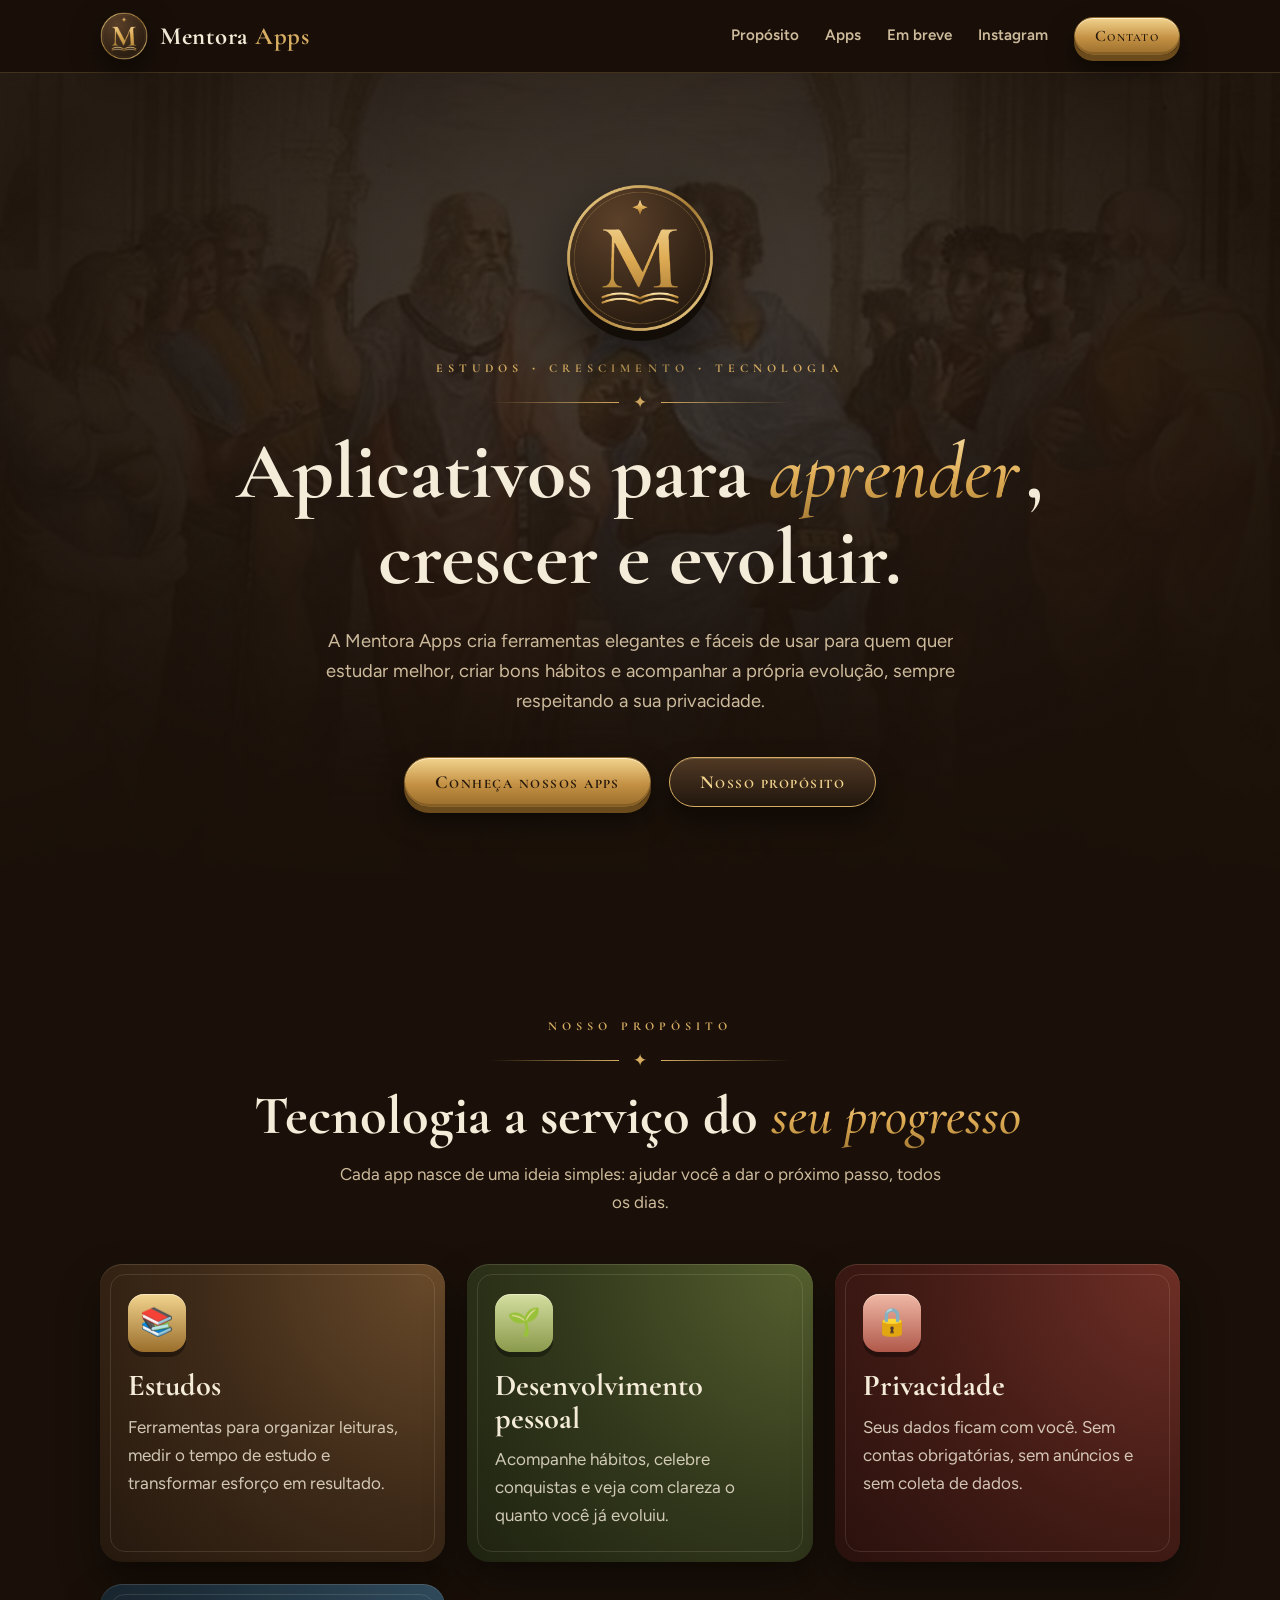
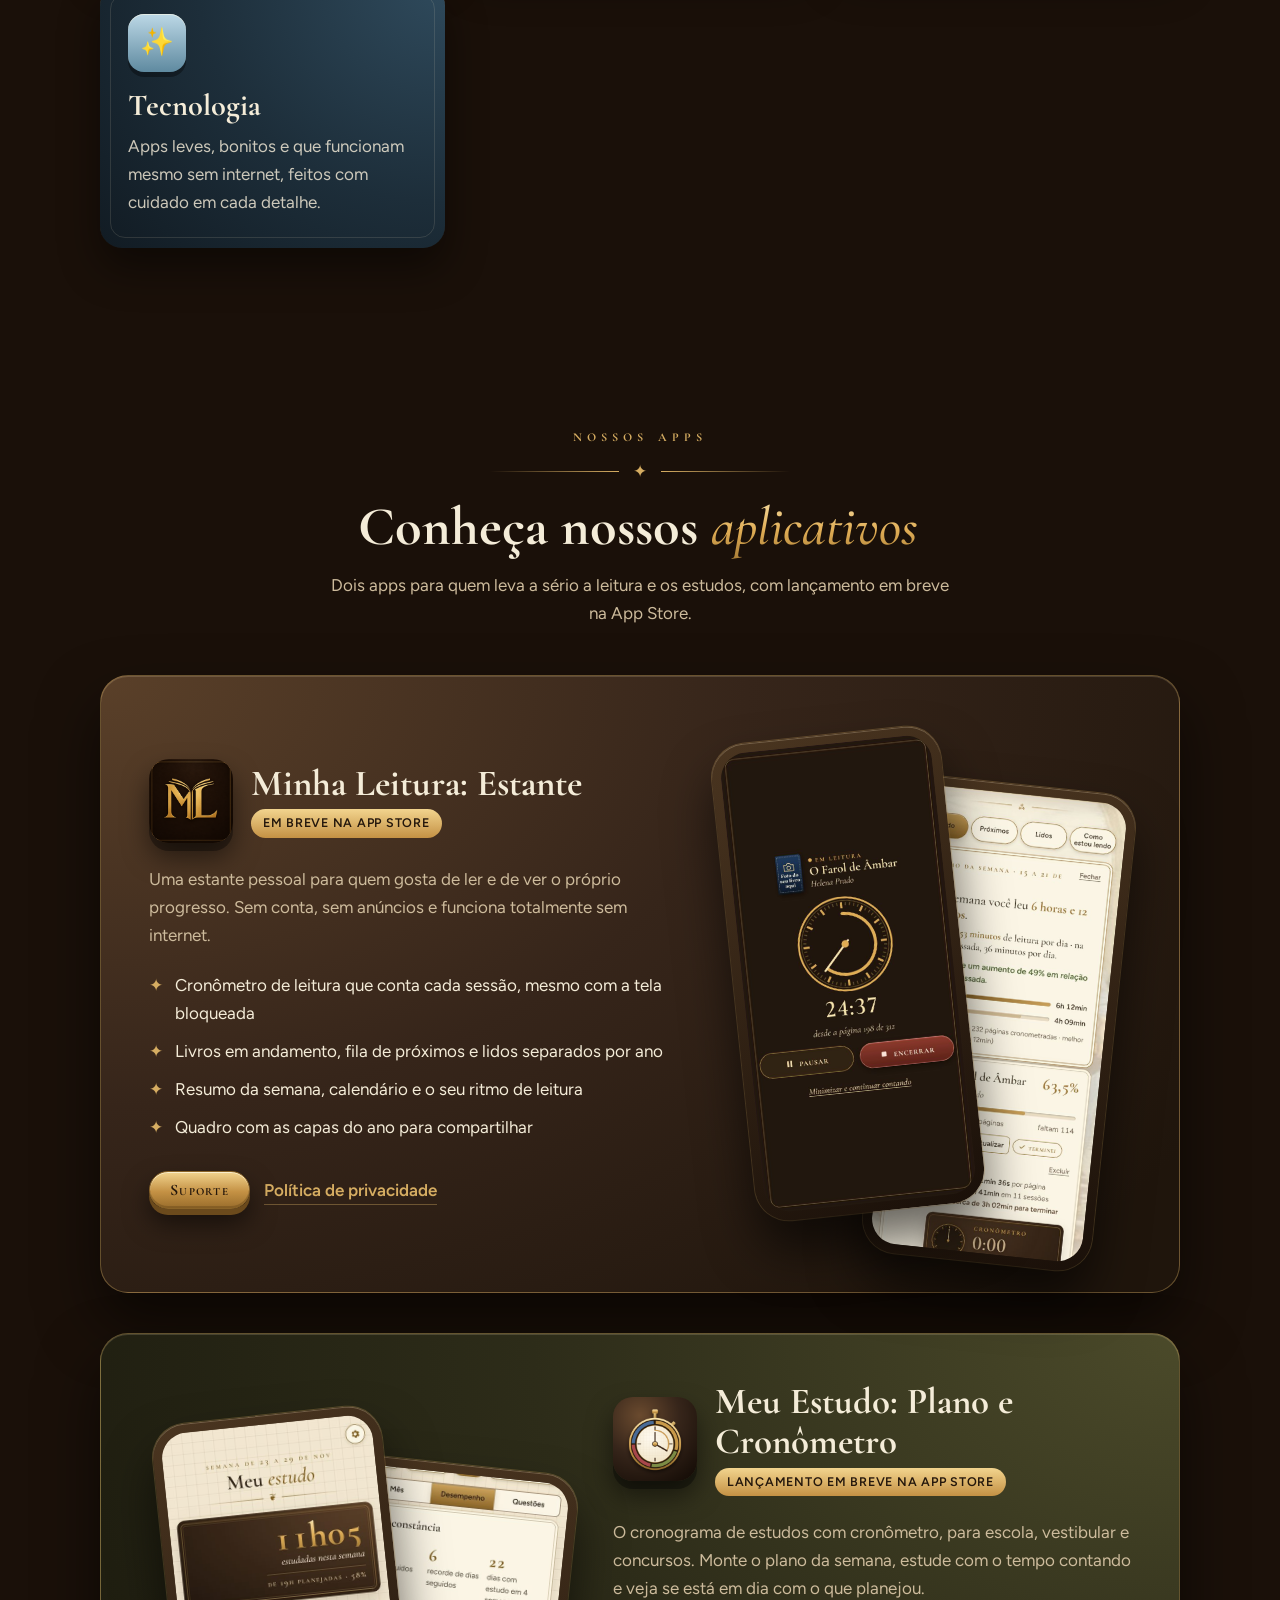
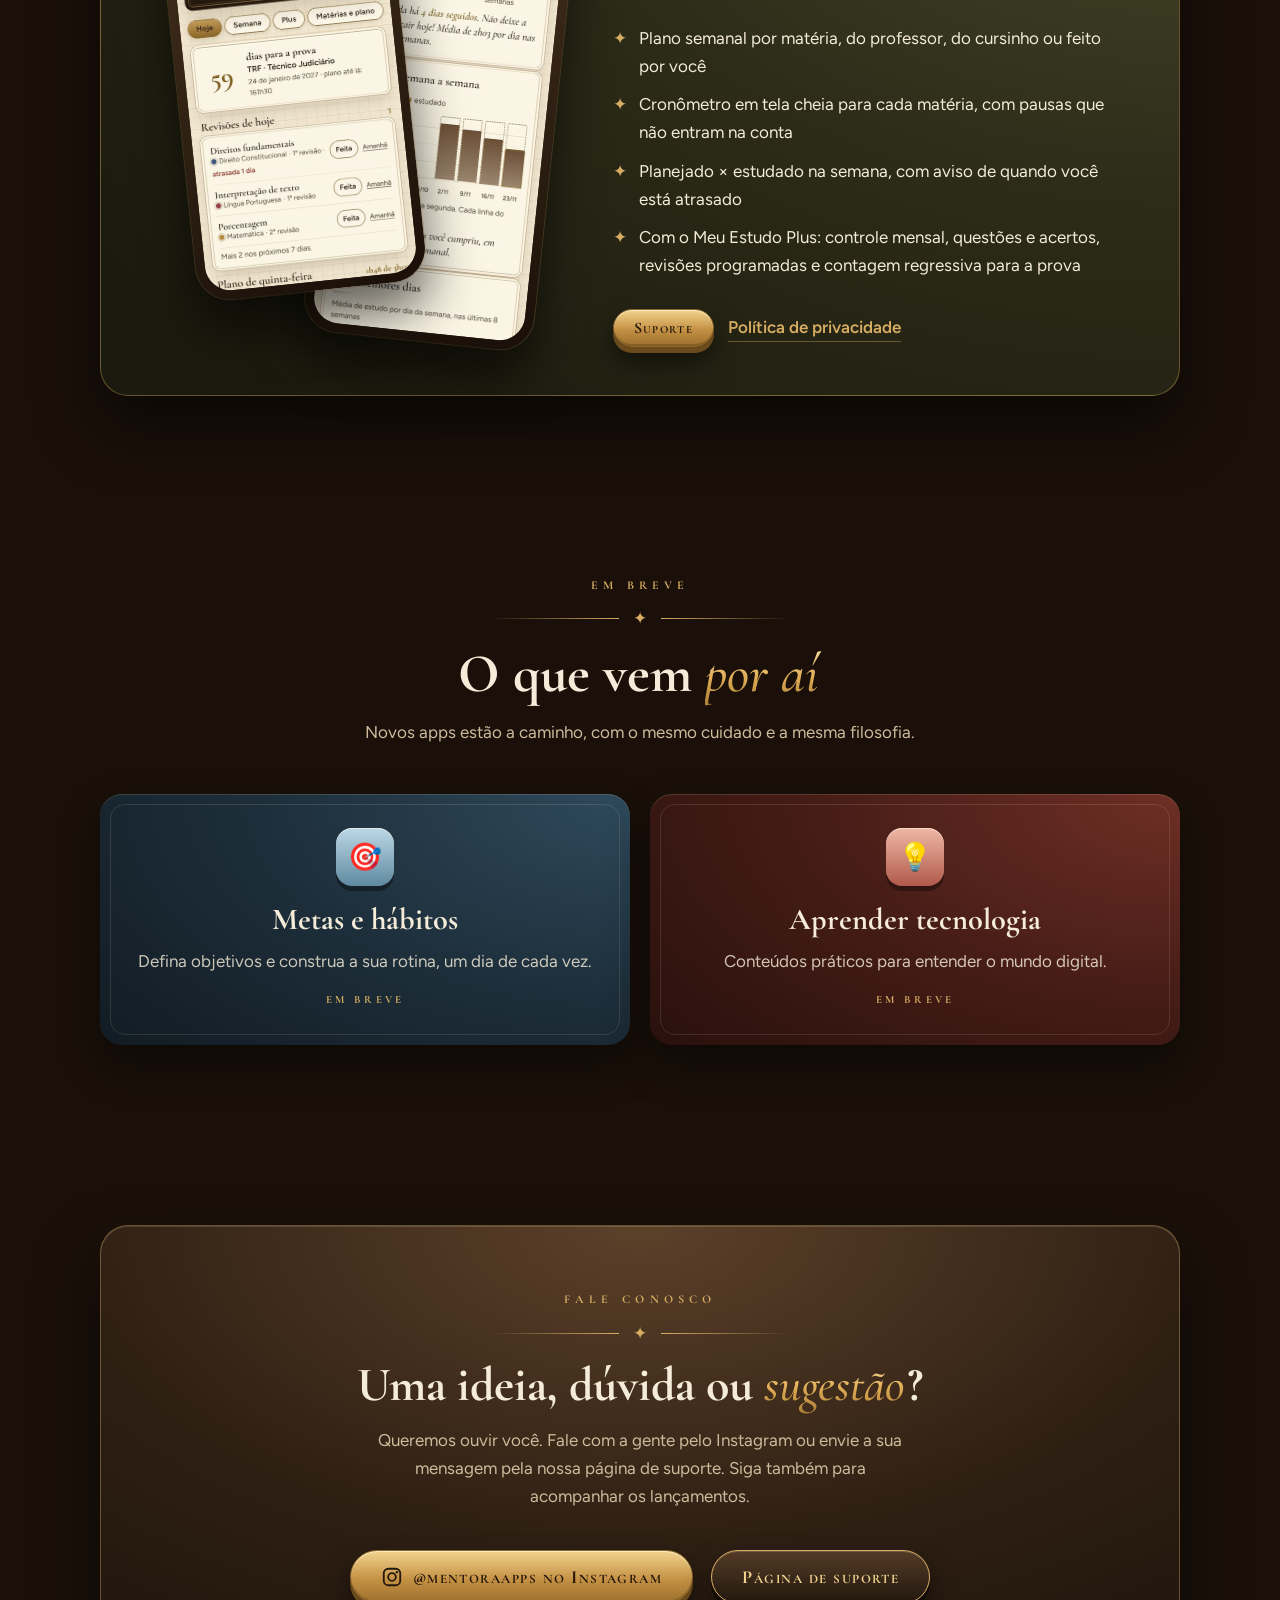
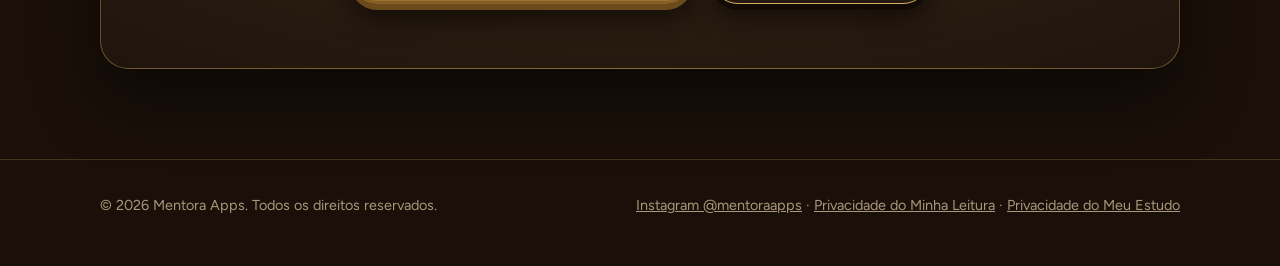
<file: index.html>
<!doctype html>
<html lang="pt-BR">
<head>
<meta charset="utf-8">
<meta name="viewport" content="width=device-width, initial-scale=1">
<title>Mentora Apps</title>
<meta name="description" content="Mentora Apps cria aplicativos para estudos, desenvolvimento pessoal e tecnologia.">
<meta name="theme-color" content="#1f130b">
<link rel="icon" href="assets/favicon.png">
<link rel="apple-touch-icon" href="assets/favicon.png">
<style>
@font-face{font-family:"Cormorant";src:url(assets/cormorant-garamond-latin-600-normal.woff2) format("woff2");font-weight:600;font-display:swap}
@font-face{font-family:"Cormorant";src:url(assets/cormorant-garamond-latin-700-normal.woff2) format("woff2");font-weight:700;font-display:swap}
@font-face{font-family:"Cormorant";src:url(assets/cormorant-garamond-latin-500-italic.woff2) format("woff2");font-weight:500;font-style:italic;font-display:swap}
@font-face{font-family:"Figtree";src:url(assets/figtree-latin-400-normal.woff2) format("woff2");font-weight:400;font-display:swap}
@font-face{font-family:"Figtree";src:url(assets/figtree-latin-600-normal.woff2) format("woff2");font-weight:600;font-display:swap}

:root{
  --bg:#1a1009;--bg2:#24170c;--text:#f4ecd8;--muted:#cdbb9c;--soft:#a8977c;
  --gold:#d6ad62;--gold-hi:#f2d48e;--gold-mid:#c49144;--gold-lo:#9a6e2c;
  --frame:rgba(214,173,98,.38);--line:rgba(214,173,98,.22);
  --serif:Cormorant,"Cormorant Garamond",Garamond,Georgia,serif;
}
*{box-sizing:border-box}
html{scroll-behavior:smooth}
body{margin:0;background:var(--bg);color:var(--text);font:400 17px/1.65 Figtree,system-ui,-apple-system,sans-serif;overflow-x:hidden}
img{max-width:100%;display:block}
a{color:var(--gold)}
.wrap{max-width:1120px;margin:0 auto;padding:0 20px}

/* ---------- Botões 3D ---------- */
.btn{position:relative;display:inline-flex;align-items:center;justify-content:center;gap:10px;padding:15px 30px;border-radius:999px;
  font:700 1.15rem/1 var(--serif);font-variant:small-caps;letter-spacing:.08em;text-decoration:none;cursor:pointer;overflow:hidden;
  transition:transform .15s ease,box-shadow .15s ease,filter .15s ease}
.btn.gold{color:#24170c;border:1px solid #8a6428;
  background:linear-gradient(180deg,var(--gold-hi) 0%,var(--gold-mid) 55%,var(--gold-lo) 100%);
  box-shadow:0 6px 0 #6b4a1c,0 14px 26px rgba(0,0,0,.55),inset 0 1px 0 rgba(255,250,230,.7),inset 0 -2px 0 rgba(90,60,20,.35)}
.btn.ghost{color:var(--gold-hi);border:1.5px solid var(--gold);
  background:linear-gradient(180deg,rgba(90,64,41,.85),rgba(34,23,14,.9));
  box-shadow:0 6px 0 #120b05,0 14px 26px rgba(0,0,0,.5),inset 0 1px 0 rgba(255,235,200,.18)}
.btn::after{content:"";position:absolute;inset:0;background:linear-gradient(100deg,transparent 30%,rgba(255,248,225,.5) 50%,transparent 70%);transform:translateX(-130%);transition:transform .8s ease}
@media (hover:hover){.btn:hover{transform:translateY(-2px);filter:brightness(1.06)}.btn:hover::after{transform:translateX(130%)}}
.btn:active{transform:translateY(5px)}
.btn.gold:active{box-shadow:0 1px 0 #6b4a1c,0 4px 10px rgba(0,0,0,.5),inset 0 1px 0 rgba(255,250,230,.6)}
.btn.ghost:active{box-shadow:0 1px 0 #120b05,0 4px 10px rgba(0,0,0,.5)}
.btn.sm{padding:10px 20px;font-size:1rem}

/* ---------- Topo ---------- */
.nav{position:sticky;top:0;z-index:20;backdrop-filter:blur(12px);-webkit-backdrop-filter:blur(12px);background:rgba(26,16,9,.72);border-bottom:1px solid var(--line)}
.nav .wrap{display:flex;align-items:center;justify-content:space-between;gap:16px;height:72px}
.logo{display:flex;align-items:center;gap:12px;text-decoration:none;color:var(--text)}
.mark{width:48px;height:48px;border-radius:50%;filter:drop-shadow(0 4px 0 #120b05) drop-shadow(0 8px 14px rgba(0,0,0,.5))}
.hero-mark{width:150px;height:150px;margin:0 auto 26px;border-radius:50%;filter:drop-shadow(0 10px 0 rgba(18,11,5,.9)) drop-shadow(0 22px 34px rgba(0,0,0,.6))}
.logo b{font:700 1.55rem/1 var(--serif);letter-spacing:.03em}
.logo b span{color:var(--gold)}
.menu{display:flex;gap:26px;align-items:center}
.menu a{color:var(--muted);text-decoration:none;font-size:.95rem;font-weight:600}
.menu a:hover{color:var(--gold-hi)}
@media (max-width:760px){.menu a:not(.btn){display:none}}

/* ---------- Herói ---------- */
.hero{position:relative;isolation:isolate;padding:110px 0 120px;text-align:center;overflow:hidden}
.hero::before{content:"";position:absolute;inset:0;z-index:-2;background:url(assets/fundo.jpg) center 30%/cover;filter:saturate(.85)}
.hero::after{content:"";position:absolute;inset:0;z-index:-1;
  background:radial-gradient(80% 70% at 50% 40%,rgba(26,16,9,.55),rgba(26,16,9,.92) 70%),linear-gradient(180deg,rgba(26,16,9,.3),var(--bg) 96%)}
.eyebrow{font:700 1.05rem/1 var(--serif);font-variant:small-caps;letter-spacing:.3em;color:var(--gold)}
.orn{display:flex;align-items:center;gap:14px;color:var(--gold);width:min(300px,70%);margin:18px auto;line-height:1}
.orn span{flex:1;height:1px;background:linear-gradient(90deg,transparent,var(--gold))}
.orn span:last-child{background:linear-gradient(90deg,var(--gold),transparent)}
h1,h2,h3{font-family:var(--serif);font-weight:700;line-height:1.08;margin:0}
.hero h1{font-size:clamp(2.6rem,7vw,5rem);max-width:900px;margin:0 auto}
h1 em,h2 em{font-style:italic;font-weight:500;background:linear-gradient(180deg,#f8e3ad 0%,#e0ad55 55%,#a87d36 100%);-webkit-background-clip:text;background-clip:text;color:transparent;padding-right:.08em}
.hero p{max-width:640px;margin:24px auto 0;font-size:1.15rem;color:var(--muted)}
.cta{display:flex;flex-wrap:wrap;gap:18px;justify-content:center;margin-top:40px}

/* ---------- Seções ---------- */
section{padding:90px 0}
.head{text-align:center;margin-bottom:48px}
.head h2{font-size:clamp(2.2rem,5vw,3.4rem)}
.head p{color:var(--muted);max-width:620px;margin:14px auto 0}

/* ---------- Pilares (cores diferentes) ---------- */
.pillars{display:grid;grid-template-columns:repeat(auto-fit,minmax(260px,1fr));gap:22px}
.card{position:relative;border-radius:22px;padding:30px 28px 32px;overflow:hidden;
  box-shadow:0 20px 40px rgba(0,0,0,.45),inset 0 1px 0 rgba(255,235,200,.14);transition:transform .25s ease,box-shadow .25s ease}
.card::before{content:"";position:absolute;inset:10px;border-radius:15px;border:1px solid rgba(255,235,200,.12);pointer-events:none}
@media (hover:hover){.card:hover{transform:translateY(-6px);box-shadow:0 28px 50px rgba(0,0,0,.55),inset 0 1px 0 rgba(255,235,200,.2)}}
.card h3{font-size:1.9rem;margin:18px 0 10px}
.card p{margin:0;color:rgba(244,236,216,.82)}
.ico{width:58px;height:58px;border-radius:16px;display:grid;place-items:center;font-size:1.7rem;
  box-shadow:0 5px 0 rgba(0,0,0,.35),inset 0 1px 0 rgba(255,250,230,.55)}
.c-gold{background:radial-gradient(130% 150% at 100% 0%,#6a4b2b 0%,#3e2a18 55%,#26190e 100%)}
.c-gold .ico{background:linear-gradient(180deg,var(--gold-hi),var(--gold-lo));color:#24170c}
.c-olive{background:radial-gradient(130% 150% at 100% 0%,#55602f 0%,#33391c 55%,#1f2311 100%)}
.c-olive .ico{background:linear-gradient(180deg,#d4dea0,#8a9a4c);color:#1f2311}
.c-wine{background:radial-gradient(130% 150% at 100% 0%,#6e2f26 0%,#451c16 55%,#2a110d 100%)}
.c-wine .ico{background:linear-gradient(180deg,#f0b8a6,#b0594a);color:#2a110d}
.c-blue{background:radial-gradient(130% 150% at 100% 0%,#2f4a5c 0%,#1d2e3a 55%,#121c24 100%)}
.c-blue .ico{background:linear-gradient(180deg,#bcd8e6,#5f8aa0);color:#121c24}

/* ---------- App em destaque ---------- */
.feature{display:grid;grid-template-columns:1.1fr .9fr;gap:40px;align-items:center;border-radius:28px;padding:48px;
  background:radial-gradient(120% 140% at 0% 0%,#5a4029 0%,#36251a 50%,#1f150c 100%);
  border:1px solid var(--frame);box-shadow:0 30px 60px rgba(0,0,0,.55),inset 0 1px 0 rgba(255,235,200,.16)}
.app-id{display:flex;align-items:center;gap:18px;margin-bottom:22px}
.app-id img{width:84px;height:84px;border-radius:20px;box-shadow:0 8px 0 rgba(0,0,0,.35),0 14px 26px rgba(0,0,0,.5)}
.app-id h3{font-size:2.3rem}
.badge{display:inline-block;margin-top:6px;padding:4px 12px;border-radius:999px;font-size:.78rem;font-weight:600;letter-spacing:.06em;text-transform:uppercase;color:#24170c;background:linear-gradient(180deg,var(--gold-hi),var(--gold-mid))}
.feature > div > p{color:var(--muted);margin:0 0 22px}
.list{list-style:none;padding:0;margin:0 0 30px;display:grid;gap:10px}
.list li{display:flex;gap:12px;align-items:flex-start}
.list li::before{content:"✦";color:var(--gold);flex:none}
.phones{position:relative;height:520px}
.phone{position:absolute;width:230px;border-radius:34px;padding:9px;background:linear-gradient(160deg,#4a3520,#1a1009);
  box-shadow:0 30px 50px rgba(0,0,0,.6),inset 0 1px 0 rgba(255,235,200,.25),0 0 0 1px rgba(214,173,98,.3)}
.phone img{border-radius:26px}
.phone.a{left:6%;top:10px;transform:rotate(-6deg);z-index:2}
.phone.b{right:4%;top:60px;transform:rotate(6deg)}
.links{display:flex;flex-wrap:wrap;gap:14px;align-items:center}
.links a.txt{font-weight:600;text-decoration:none;border-bottom:1px solid var(--frame)}
.feature.alt{margin-top:40px;grid-template-columns:.9fr 1.1fr;background:radial-gradient(120% 140% at 100% 0%,#4b4a2a 0%,#2d2c19 50%,#1b1a0e 100%)}
.ig{width:22px;height:22px;flex:none}
@media (max-width:860px){.feature,.feature.alt{grid-template-columns:1fr;padding:32px 24px}.feature.alt .phones{order:2}.phones{height:440px}.phone{width:190px}}
@media (max-width:420px){.phones{height:380px}.phone{width:160px}.phone.a{left:0}.phone.b{right:0}}

/* ---------- Em breve ---------- */
.soon{display:grid;grid-template-columns:repeat(auto-fit,minmax(240px,1fr));gap:20px}
.soon .card{text-align:center;padding:34px 26px}
.soon .ico{margin:0 auto}
.soon .tag{display:inline-block;margin-top:16px;font:700 .95rem/1 var(--serif);font-variant:small-caps;letter-spacing:.2em;color:var(--gold)}

/* ---------- Contato ---------- */
.contact{text-align:center;border-radius:28px;padding:64px 28px;position:relative;overflow:hidden;
  background:radial-gradient(90% 120% at 50% 0%,#5c412a 0%,#2e1f13 60%,#1f150c 100%);border:1px solid var(--frame);
  box-shadow:0 30px 60px rgba(0,0,0,.5),inset 0 1px 0 rgba(255,235,200,.16)}
.contact h2{font-size:clamp(2rem,5vw,3rem)}
.contact p{color:var(--muted);max-width:540px;margin:14px auto 32px}

footer{border-top:1px solid var(--line);padding:34px 0 48px;color:var(--soft);font-size:.9rem}
footer .wrap{display:flex;flex-wrap:wrap;justify-content:space-between;gap:12px}
footer a{color:var(--soft)}

/* ---------- Animação de entrada ---------- */
.rise{opacity:0;transform:translateY(24px);transition:opacity .8s ease,transform .8s ease;transition-delay:var(--d,0s)}
.rise.on{opacity:1;transform:none}
@media (prefers-reduced-motion:reduce){.rise{opacity:1;transform:none;transition:none}html{scroll-behavior:auto}}
</style>
</head>
<body>

<nav class="nav">
  <div class="wrap">
    <a class="logo" href="#topo"><img class="mark" src="assets/emblema.png" alt=""><b>Mentora <span>Apps</span></b></a>
    <div class="menu">
      <a href="#pilares">Propósito</a>
      <a href="#apps">Apps</a>
      <a href="#futuro">Em breve</a>
      <a href="https://www.instagram.com/mentoraapps/" target="_blank" rel="noopener">Instagram</a>
      <a class="btn gold sm" href="#contato">Contato</a>
    </div>
  </div>
</nav>

<header class="hero" id="topo">
  <div class="wrap">
    <img class="hero-mark" src="assets/emblema.png" alt="Emblema da Mentora Apps">
    <div class="eyebrow">estudos · crescimento · tecnologia</div>
    <div class="orn"><span></span>✦<span></span></div>
    <h1>Aplicativos para <em>aprender</em>, crescer e evoluir.</h1>
    <p>A Mentora Apps cria ferramentas elegantes e fáceis de usar para quem quer estudar melhor, criar bons hábitos e acompanhar a própria evolução, sempre respeitando a sua privacidade.</p>
    <div class="cta">
      <a class="btn gold" href="#apps">Conheça nossos apps</a>
      <a class="btn ghost" href="#pilares">Nosso propósito</a>
    </div>
  </div>
</header>

<main>
  <section id="pilares">
    <div class="wrap">
      <div class="head rise">
        <div class="eyebrow">nosso propósito</div>
        <div class="orn"><span></span>✦<span></span></div>
        <h2>Tecnologia a serviço do <em>seu progresso</em></h2>
        <p>Cada app nasce de uma ideia simples: ajudar você a dar o próximo passo, todos os dias.</p>
      </div>
      <div class="pillars">
        <article class="card c-gold rise"><div class="ico">📚</div><h3>Estudos</h3><p>Ferramentas para organizar leituras, medir o tempo de estudo e transformar esforço em resultado.</p></article>
        <article class="card c-olive rise"><div class="ico">🌱</div><h3>Desenvolvimento pessoal</h3><p>Acompanhe hábitos, celebre conquistas e veja com clareza o quanto você já evoluiu.</p></article>
        <article class="card c-wine rise"><div class="ico">🔒</div><h3>Privacidade</h3><p>Seus dados ficam com você. Sem contas obrigatórias, sem anúncios e sem coleta de dados.</p></article>
        <article class="card c-blue rise"><div class="ico">✨</div><h3>Tecnologia</h3><p>Apps leves, bonitos e que funcionam mesmo sem internet, feitos com cuidado em cada detalhe.</p></article>
      </div>
    </div>
  </section>

  <section id="apps">
    <div class="wrap">
      <div class="head rise">
        <div class="eyebrow">nossos apps</div>
        <div class="orn"><span></span>✦<span></span></div>
        <h2>Conheça nossos <em>aplicativos</em></h2>
        <p>Dois apps para quem leva a sério a leitura e os estudos, com lançamento em breve na App Store.</p>
      </div>
      <div class="feature rise">
        <div>
          <div class="app-id">
            <img src="assets/minha-leitura.png" alt="Ícone do Minha Leitura">
            <div><h3>Minha Leitura: Estante</h3><span class="badge">Em breve na App Store</span></div>
          </div>
          <p>Uma estante pessoal para quem gosta de ler e de ver o próprio progresso. Sem conta, sem anúncios e funciona totalmente sem internet.</p>
          <ul class="list">
            <li>Cronômetro de leitura que conta cada sessão, mesmo com a tela bloqueada</li>
            <li>Livros em andamento, fila de próximos e lidos separados por ano</li>
            <li>Resumo da semana, calendário e o seu ritmo de leitura</li>
            <li>Quadro com as capas do ano para compartilhar</li>
          </ul>
          <div class="links">
            <a class="btn gold sm" href="https://murilorafa0904-dot.github.io/minha-leitura-privacidade/suporte.html">Suporte</a>
            <a class="txt" href="https://murilorafa0904-dot.github.io/minha-leitura-privacidade/">Política de privacidade</a>
          </div>
        </div>
        <div class="phones" aria-hidden="true">
          <div class="phone a"><img src="assets/tela-cronometro.jpg" alt=""></div>
          <div class="phone b"><img src="assets/tela-resumo.jpg" alt=""></div>
        </div>
      </div>

      <div class="feature alt rise">
        <div class="phones" aria-hidden="true">
          <div class="phone a"><img src="assets/me-tela-hoje.jpg" alt=""></div>
          <div class="phone b"><img src="assets/me-tela-desempenho.jpg" alt=""></div>
        </div>
        <div>
          <div class="app-id">
            <img src="assets/meu-estudo.png" alt="Ícone do Meu Estudo">
            <div><h3>Meu Estudo: Plano e Cronômetro</h3><span class="badge">Lançamento em breve na App Store</span></div>
          </div>
          <p>O cronograma de estudos com cronômetro, para escola, vestibular e concursos. Monte o plano da semana, estude com o tempo contando e veja se está em dia com o que planejou.</p>
          <ul class="list">
            <li>Plano semanal por matéria, do professor, do cursinho ou feito por você</li>
            <li>Cronômetro em tela cheia para cada matéria, com pausas que não entram na conta</li>
            <li>Planejado × estudado na semana, com aviso de quando você está atrasado</li>
            <li>Com o Meu Estudo Plus: controle mensal, questões e acertos, revisões programadas e contagem regressiva para a prova</li>
          </ul>
          <div class="links">
            <a class="btn gold sm" href="meu-estudo/suporte.html">Suporte</a>
            <a class="txt" href="meu-estudo/privacidade.html">Política de privacidade</a>
          </div>
        </div>
      </div>
    </div>
  </section>

  <section id="futuro">
    <div class="wrap">
      <div class="head rise">
        <div class="eyebrow">em breve</div>
        <div class="orn"><span></span>✦<span></span></div>
        <h2>O que vem <em>por aí</em></h2>
        <p>Novos apps estão a caminho, com o mesmo cuidado e a mesma filosofia.</p>
      </div>
      <div class="soon">
        <article class="card c-blue rise"><div class="ico">🎯</div><h3>Metas e hábitos</h3><p>Defina objetivos e construa a sua rotina, um dia de cada vez.</p><span class="tag">em breve</span></article>
        <article class="card c-wine rise"><div class="ico">💡</div><h3>Aprender tecnologia</h3><p>Conteúdos práticos para entender o mundo digital.</p><span class="tag">em breve</span></article>
      </div>
    </div>
  </section>

  <section id="contato">
    <div class="wrap">
      <div class="contact rise">
        <div class="eyebrow">fale conosco</div>
        <div class="orn"><span></span>✦<span></span></div>
        <h2>Uma ideia, dúvida ou <em>sugestão</em>?</h2>
        <p>Queremos ouvir você. Fale com a gente pelo Instagram ou envie a sua mensagem pela nossa página de suporte. Siga também para acompanhar os lançamentos.</p>
        <div class="cta">
          <a class="btn gold" href="https://www.instagram.com/mentoraapps/" target="_blank" rel="noopener"><svg class="ig" viewBox="0 0 24 24" aria-hidden="true"><rect x="3" y="3" width="18" height="18" rx="5" fill="none" stroke="currentColor" stroke-width="2"/><circle cx="12" cy="12" r="4.2" fill="none" stroke="currentColor" stroke-width="2"/><circle cx="17.3" cy="6.7" r="1.3" fill="currentColor"/></svg>@mentoraapps no Instagram</a>
          <a class="btn ghost" href="https://murilorafa0904-dot.github.io/minha-leitura-privacidade/suporte.html">Página de suporte</a>
        </div>
      </div>
    </div>
  </section>
</main>

<footer>
  <div class="wrap">
    <span>© 2026 Mentora Apps. Todos os direitos reservados.</span>
    <span class="flinks"><a href="https://www.instagram.com/mentoraapps/" target="_blank" rel="noopener">Instagram @mentoraapps</a> · <a href="https://murilorafa0904-dot.github.io/minha-leitura-privacidade/">Privacidade do Minha Leitura</a> · <a href="meu-estudo/privacidade.html">Privacidade do Meu Estudo</a></span>
  </div>
</footer>

<script>
(function(){
  var reduce=window.matchMedia&&matchMedia('(prefers-reduced-motion: reduce)').matches;

  /* Cada quadro aparece suavemente; os vizinhos, um depois do outro. */
  var els=document.querySelectorAll('.rise');
  els.forEach(function(e){
    var sibs=[].filter.call(e.parentNode.children,function(c){return c.classList.contains('rise')});
    e.style.setProperty('--d',(sibs.indexOf(e)*0.1)+'s');
  });
  if(reduce||!('IntersectionObserver' in window)){els.forEach(function(e){e.classList.add('on')});}
  else{
    var io=new IntersectionObserver(function(es){es.forEach(function(e){if(e.isIntersecting){e.target.classList.add('on');io.unobserve(e.target);}})},{threshold:.15});
    els.forEach(function(e){io.observe(e)});
  }
})();
</script>
</body>
</html>
</file>
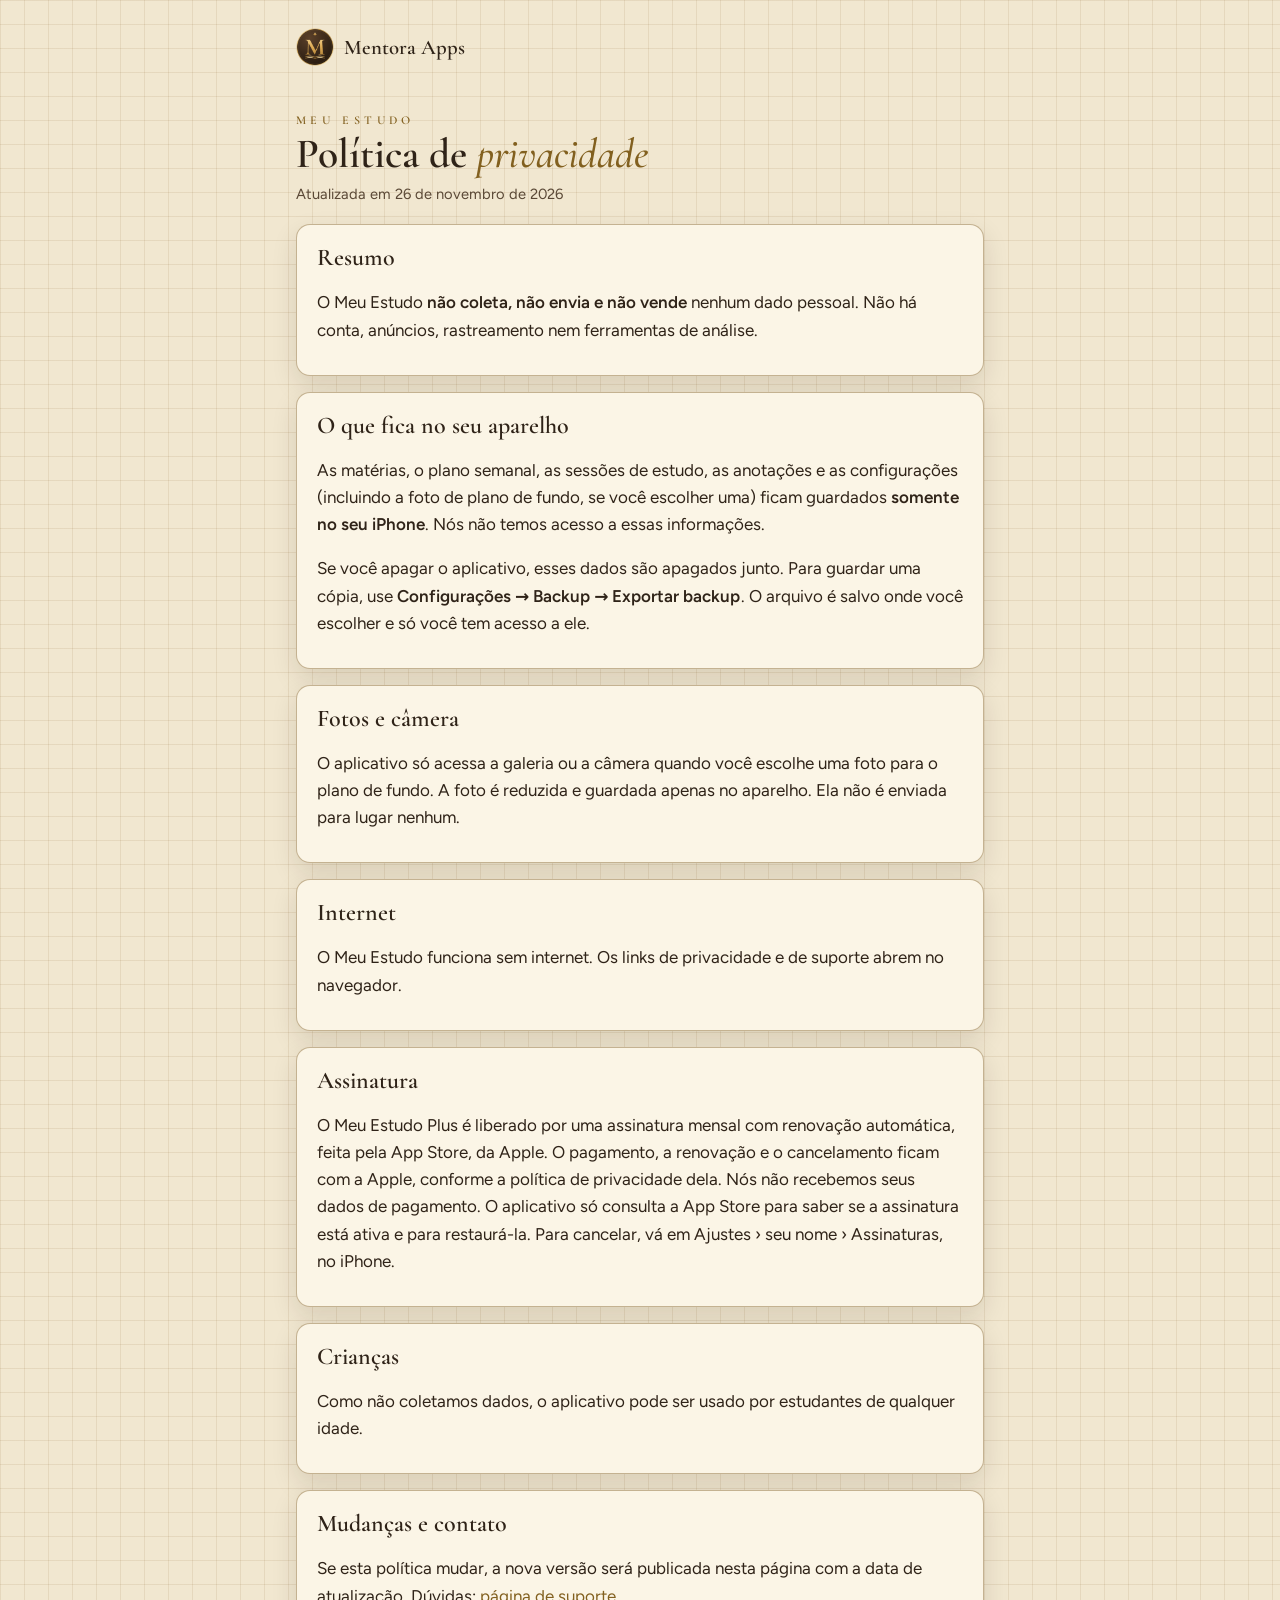
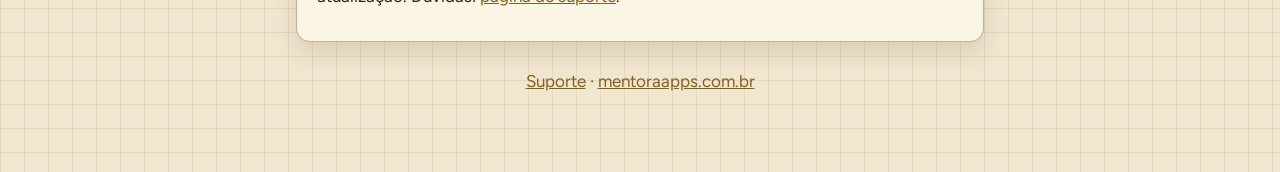
<file: meu-estudo/privacidade.html>
<!doctype html>
<html lang="pt-BR">
<head>
<meta charset="utf-8">
<meta name="viewport" content="width=device-width,initial-scale=1">
<title>Meu Estudo · Política de privacidade</title>
<meta name="description" content="Política de privacidade do aplicativo Meu Estudo, da Mentora Apps.">
<link rel="icon" href="../assets/favicon.png">
<link rel="stylesheet" href="pagina.css">
</head>
<body>
<main class="page">
  <a class="brand" href="../"><img src="../assets/emblema.png" alt=""> Mentora Apps</a>
  <p class="eyebrow">meu estudo</p>
  <h1>Política de <em>privacidade</em></h1>
  <p class="upd">Atualizada em 26 de novembro de 2026</p>

  <section>
    <h2>Resumo</h2>
    <p>O Meu Estudo <b>não coleta, não envia e não vende</b> nenhum dado pessoal. Não há conta, anúncios, rastreamento nem ferramentas de análise.</p>
  </section>
  <section>
    <h2>O que fica no seu aparelho</h2>
    <p>As matérias, o plano semanal, as sessões de estudo, as anotações e as configurações (incluindo a foto de plano de fundo, se você escolher uma) ficam guardados <b>somente no seu iPhone</b>. Nós não temos acesso a essas informações.</p>
    <p>Se você apagar o aplicativo, esses dados são apagados junto. Para guardar uma cópia, use <b>Configurações → Backup → Exportar backup</b>. O arquivo é salvo onde você escolher e só você tem acesso a ele.</p>
  </section>
  <section>
    <h2>Fotos e câmera</h2>
    <p>O aplicativo só acessa a galeria ou a câmera quando você escolhe uma foto para o plano de fundo. A foto é reduzida e guardada apenas no aparelho. Ela não é enviada para lugar nenhum.</p>
  </section>
  <section>
    <h2>Internet</h2>
    <p>O Meu Estudo funciona sem internet. Os links de privacidade e de suporte abrem no navegador.</p>
  </section>
  <section>
    <h2>Assinatura</h2>
    <p>O Meu Estudo Plus é liberado por uma assinatura mensal com renovação automática, feita pela App Store, da Apple. O pagamento, a renovação e o cancelamento ficam com a Apple, conforme a política de privacidade dela. Nós não recebemos seus dados de pagamento. O aplicativo só consulta a App Store para saber se a assinatura está ativa e para restaurá-la. Para cancelar, vá em Ajustes › seu nome › Assinaturas, no iPhone.</p>
  </section>
  <section>
    <h2>Crianças</h2>
    <p>Como não coletamos dados, o aplicativo pode ser usado por estudantes de qualquer idade.</p>
  </section>
  <section>
    <h2>Mudanças e contato</h2>
    <p>Se esta política mudar, a nova versão será publicada nesta página com a data de atualização. Dúvidas: <a href="suporte.html">página de suporte</a>.</p>
  </section>
  <p class="foot"><a href="suporte.html">Suporte</a> · <a href="../">mentoraapps.com.br</a></p>
</main>
</body>
</html>
</file>
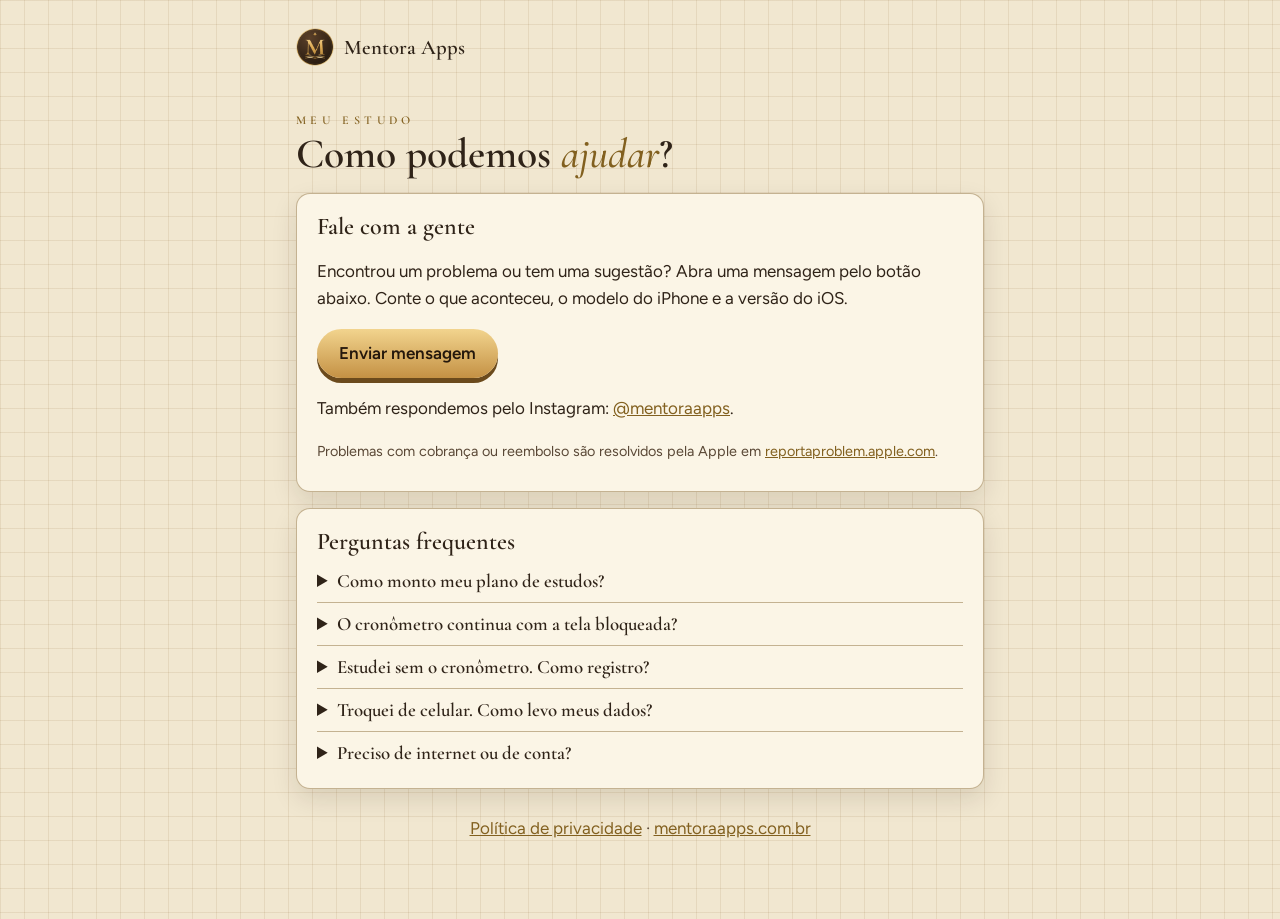
<file: meu-estudo/suporte.html>
<!doctype html>
<html lang="pt-BR">
<head>
<meta charset="utf-8">
<meta name="viewport" content="width=device-width,initial-scale=1">
<title>Meu Estudo · Suporte</title>
<meta name="description" content="Ajuda e contato do aplicativo Meu Estudo, da Mentora Apps.">
<link rel="icon" href="../assets/favicon.png">
<link rel="stylesheet" href="pagina.css">
</head>
<body>
<main class="page">
  <a class="brand" href="../"><img src="../assets/emblema.png" alt=""> Mentora Apps</a>
  <p class="eyebrow">meu estudo</p>
  <h1>Como podemos <em>ajudar</em>?</h1>

  <section>
    <h2>Fale com a gente</h2>
    <p>Encontrou um problema ou tem uma sugestão? Abra uma mensagem pelo botão abaixo. Conte o que aconteceu, o modelo do iPhone e a versão do iOS.</p>
    <p><a class="btn" href="https://github.com/murilorafa0904-dot/mentoraapps-site/issues/new" target="_blank" rel="noopener">Enviar mensagem</a></p>
    <p>Também respondemos pelo Instagram: <a href="https://www.instagram.com/mentoraapps/" target="_blank" rel="noopener">@mentoraapps</a>.</p>
    <p class="small">Problemas com cobrança ou reembolso são resolvidos pela Apple em <a href="https://reportaproblem.apple.com" target="_blank" rel="noopener">reportaproblem.apple.com</a>.</p>
  </section>

  <section>
    <h2>Perguntas frequentes</h2>
    <details><summary>Como monto meu plano de estudos?</summary>
      <p>Na aba <b>Matérias e plano</b>, cadastre cada matéria e digite o tempo de cada dia da semana, como <b>1h30</b>, <b>45</b> ou <b>2h</b>. Pode ser o cronograma do professor, do cursinho ou um feito por você.</p></details>
    <details><summary>O cronômetro continua com a tela bloqueada?</summary>
      <p>Sim. O tempo é calculado pelo relógio do aparelho, então continua contando mesmo com a tela apagada ou o app fechado.</p></details>
    <details><summary>Estudei sem o cronômetro. Como registro?</summary>
      <p>Em <b>Matérias e plano</b>, toque em <b>Lançar tempo estudado</b> na matéria e informe o dia e o tempo.</p></details>
    <details><summary>Troquei de celular. Como levo meus dados?</summary>
      <p>No aparelho antigo, use <b>Configurações → Backup → Exportar backup</b>. No novo, instale o app e use <b>Importar backup</b> com o arquivo salvo.</p></details>
    <details><summary>Preciso de internet ou de conta?</summary>
      <p>Não. O Meu Estudo funciona sem internet e sem conta, e seus dados ficam só no seu aparelho.</p></details>
  </section>
  <p class="foot"><a href="privacidade.html">Política de privacidade</a> · <a href="../">mentoraapps.com.br</a></p>
</main>
</body>
</html>
</file>
<file: meu-estudo/pagina.css>
@font-face{font-family:C;src:url(../assets/cormorant-garamond-latin-600-normal.woff2);font-weight:600}
@font-face{font-family:C;src:url(../assets/cormorant-garamond-latin-500-italic.woff2);font-weight:500;font-style:italic}
@font-face{font-family:F;src:url(../assets/figtree-latin-400-normal.woff2);font-weight:400}
@font-face{font-family:F;src:url(../assets/figtree-latin-600-normal.woff2);font-weight:600}
:root{--bg:#f1e7d0;--card:#fbf5e6;--ink:#2f2318;--muted:#5a4836;--gold:#82601f;--frame:rgba(130,96,40,.45)}
@media (prefers-color-scheme:dark){:root{--bg:#1b1814;--card:#28231c;--ink:#efe6d2;--muted:#c2b296;--gold:#d6ad62;--frame:rgba(214,173,98,.38)}}
*{box-sizing:border-box}
body{margin:0;background:var(--bg);color:var(--ink);font:17px/1.6 F,system-ui,sans-serif;
  background-image:linear-gradient(rgba(140,105,50,.12) 1px,transparent 1px),linear-gradient(90deg,rgba(140,105,50,.12) 1px,transparent 1px);background-size:24px 24px}
.page{max-width:720px;margin:0 auto;padding:28px 16px 60px}
.brand{display:inline-flex;align-items:center;gap:10px;font:600 1.3rem C;color:var(--ink);text-decoration:none}
.brand img{width:38px;height:38px}
.eyebrow{margin:34px 0 0;font:600 1.05rem C;letter-spacing:.26em;font-variant:small-caps;color:var(--gold)}
h1{margin:4px 0 6px;font:600 2.6rem/1.05 C}
h1 em{font-style:italic;font-weight:500;color:var(--gold)}
.upd{margin:0 0 18px;color:var(--muted);font-size:.92rem}
section{background:var(--card);border:1px solid var(--frame);border-radius:14px;padding:6px 20px 14px;margin:16px 0;box-shadow:0 10px 26px rgba(40,25,10,.12)}
h2{font:600 1.5rem C;margin:12px 0 4px}
a{color:var(--gold)}
.btn{display:inline-block;padding:11px 22px;border-radius:999px;background:linear-gradient(180deg,#f2d48e,#c49144);color:#24170c;font-weight:600;text-decoration:none;box-shadow:0 5px 0 #6b4a1c}
.btn:active{transform:translateY(3px);box-shadow:0 2px 0 #6b4a1c}
.small{font-size:.9rem;color:var(--muted)}
details{border-top:1px solid var(--frame);padding:10px 0}
details:first-of-type{border-top:0}
summary{cursor:pointer;font:600 1.18rem C}
details p{margin:6px 0 0}
.foot{text-align:center;color:var(--muted);margin-top:26px}
</file>
